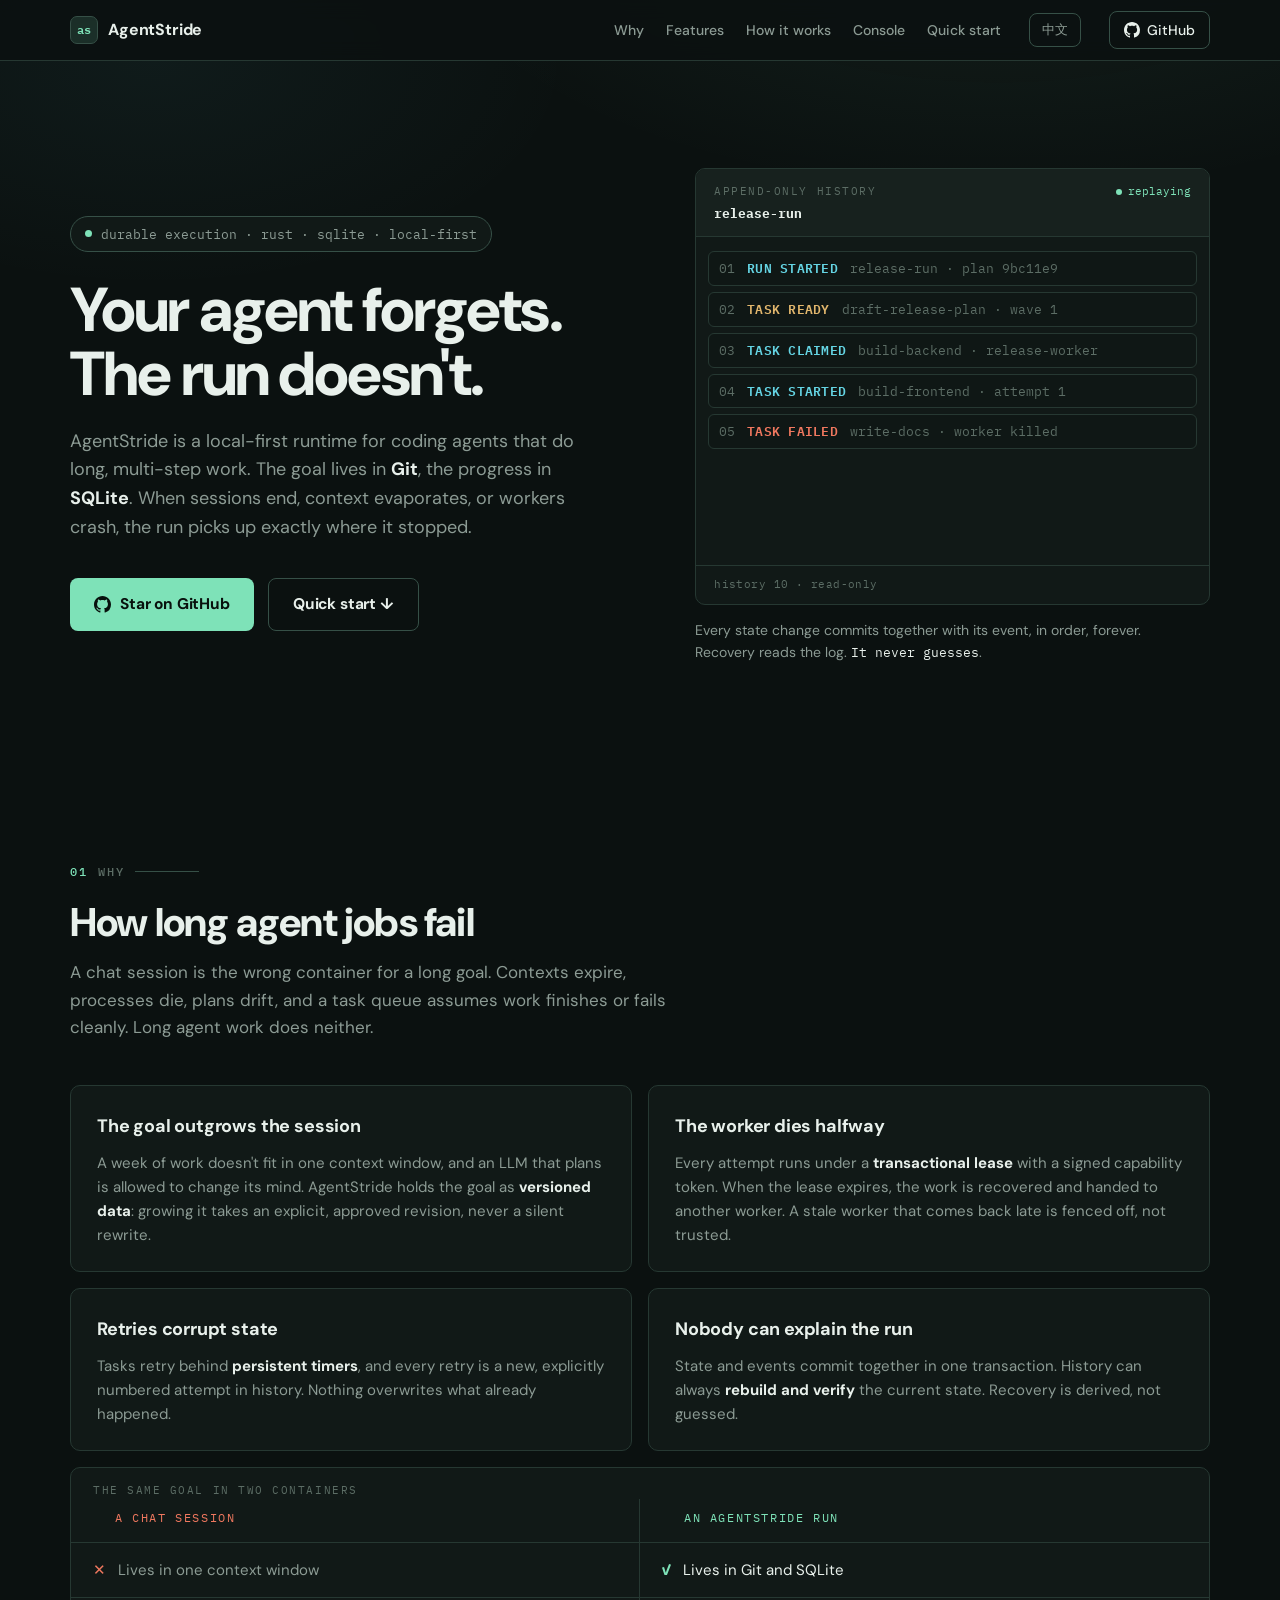
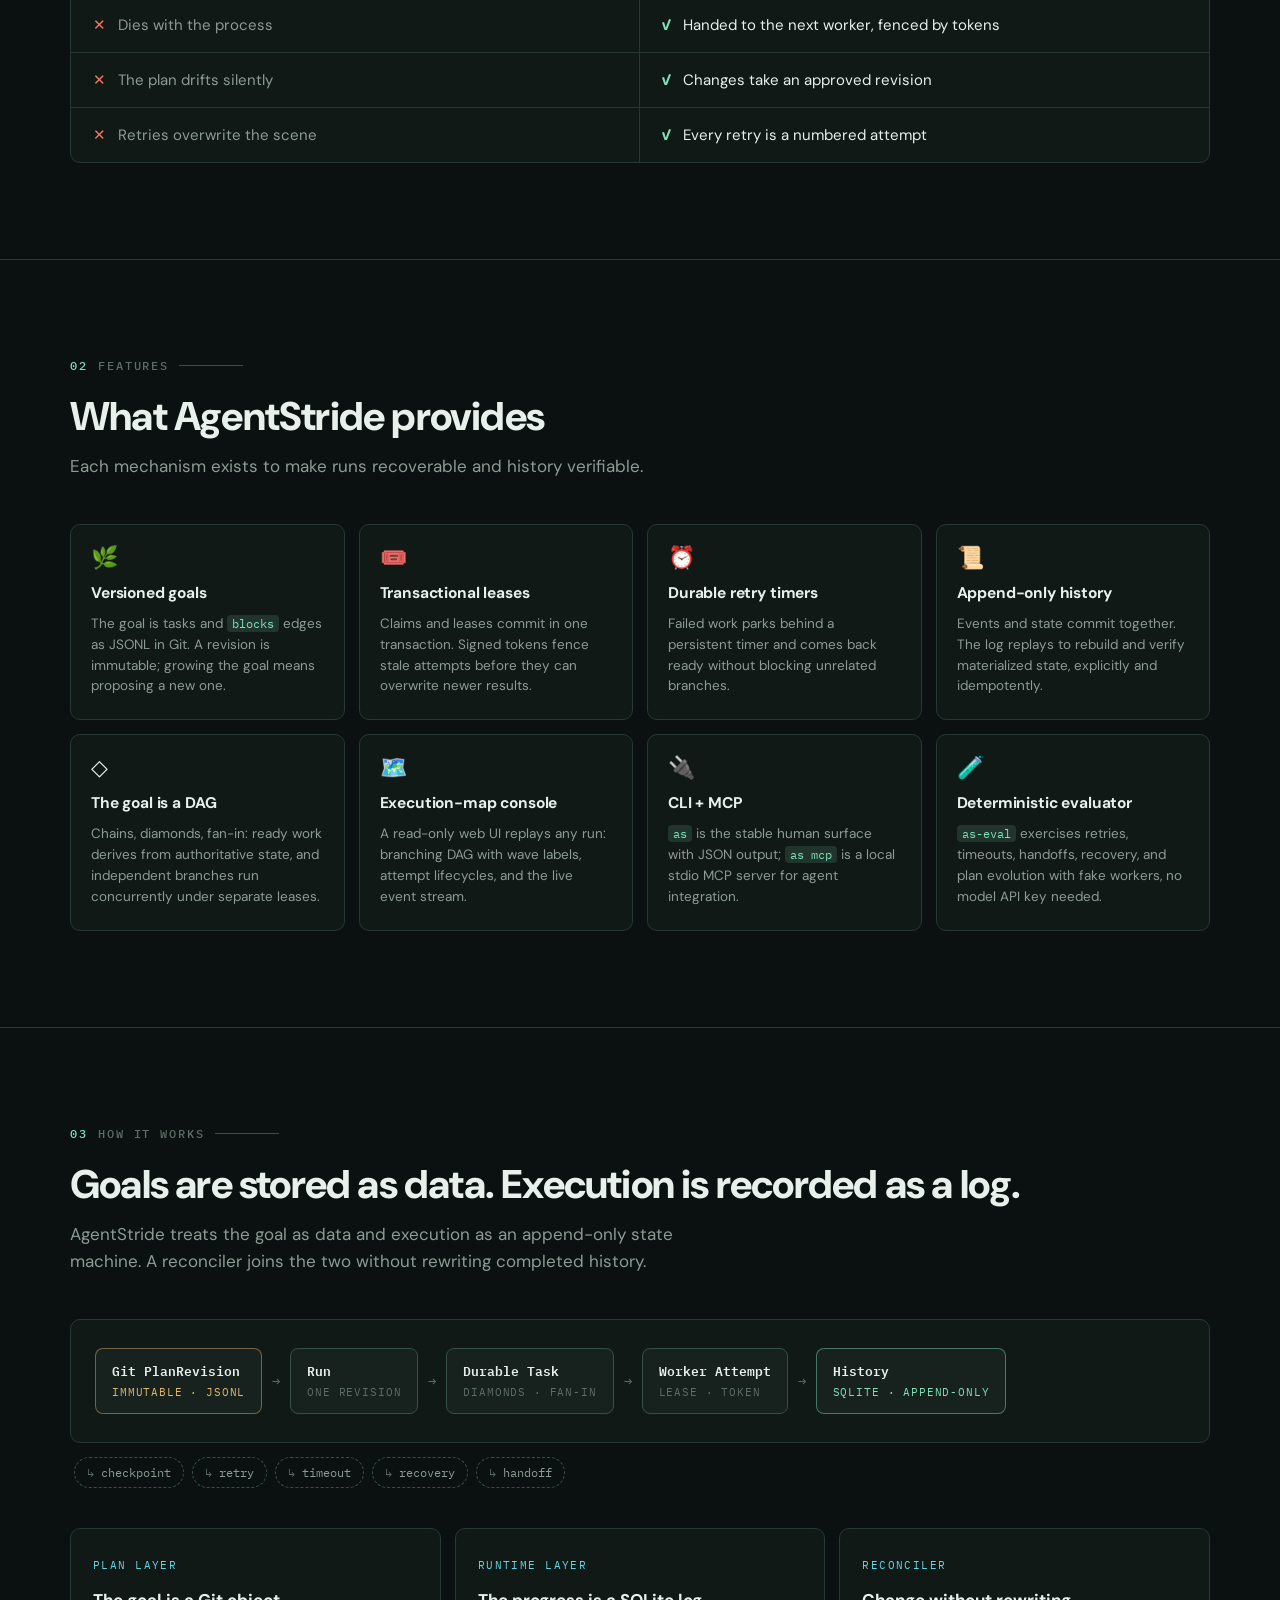
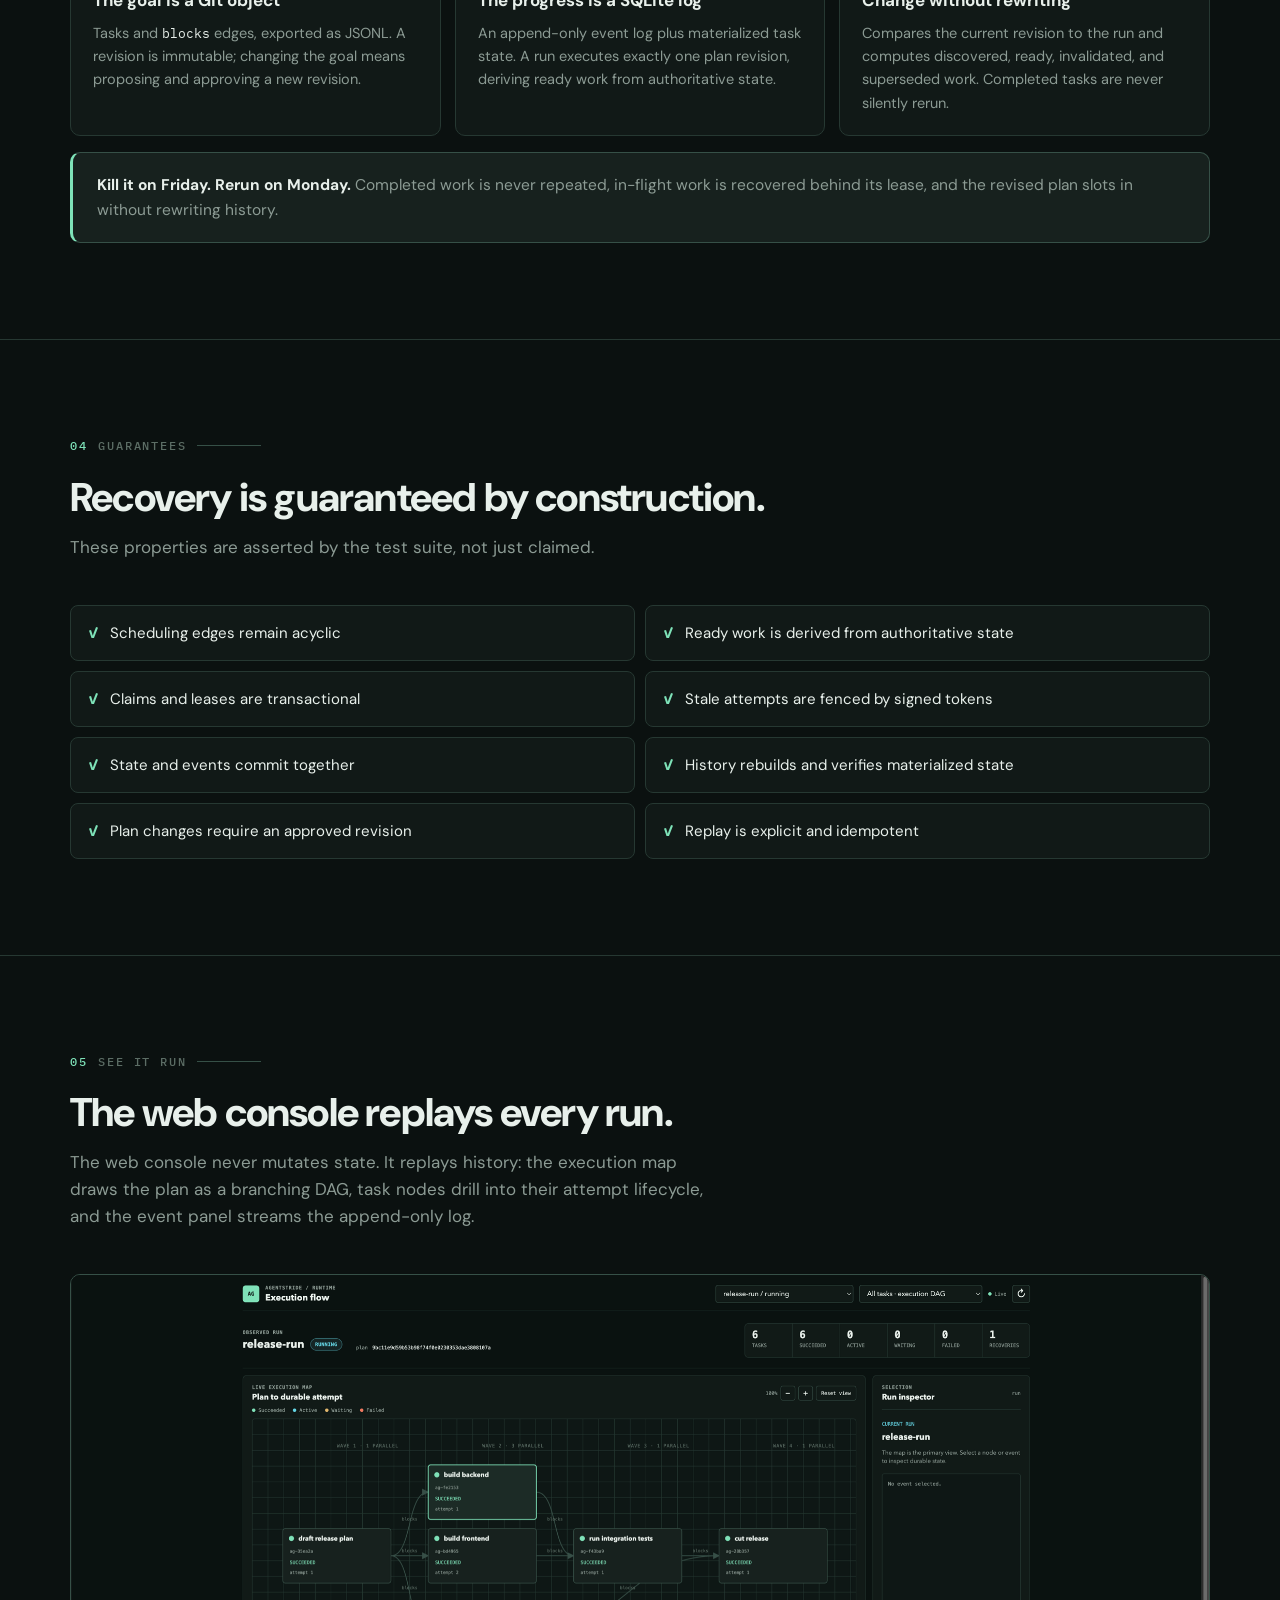
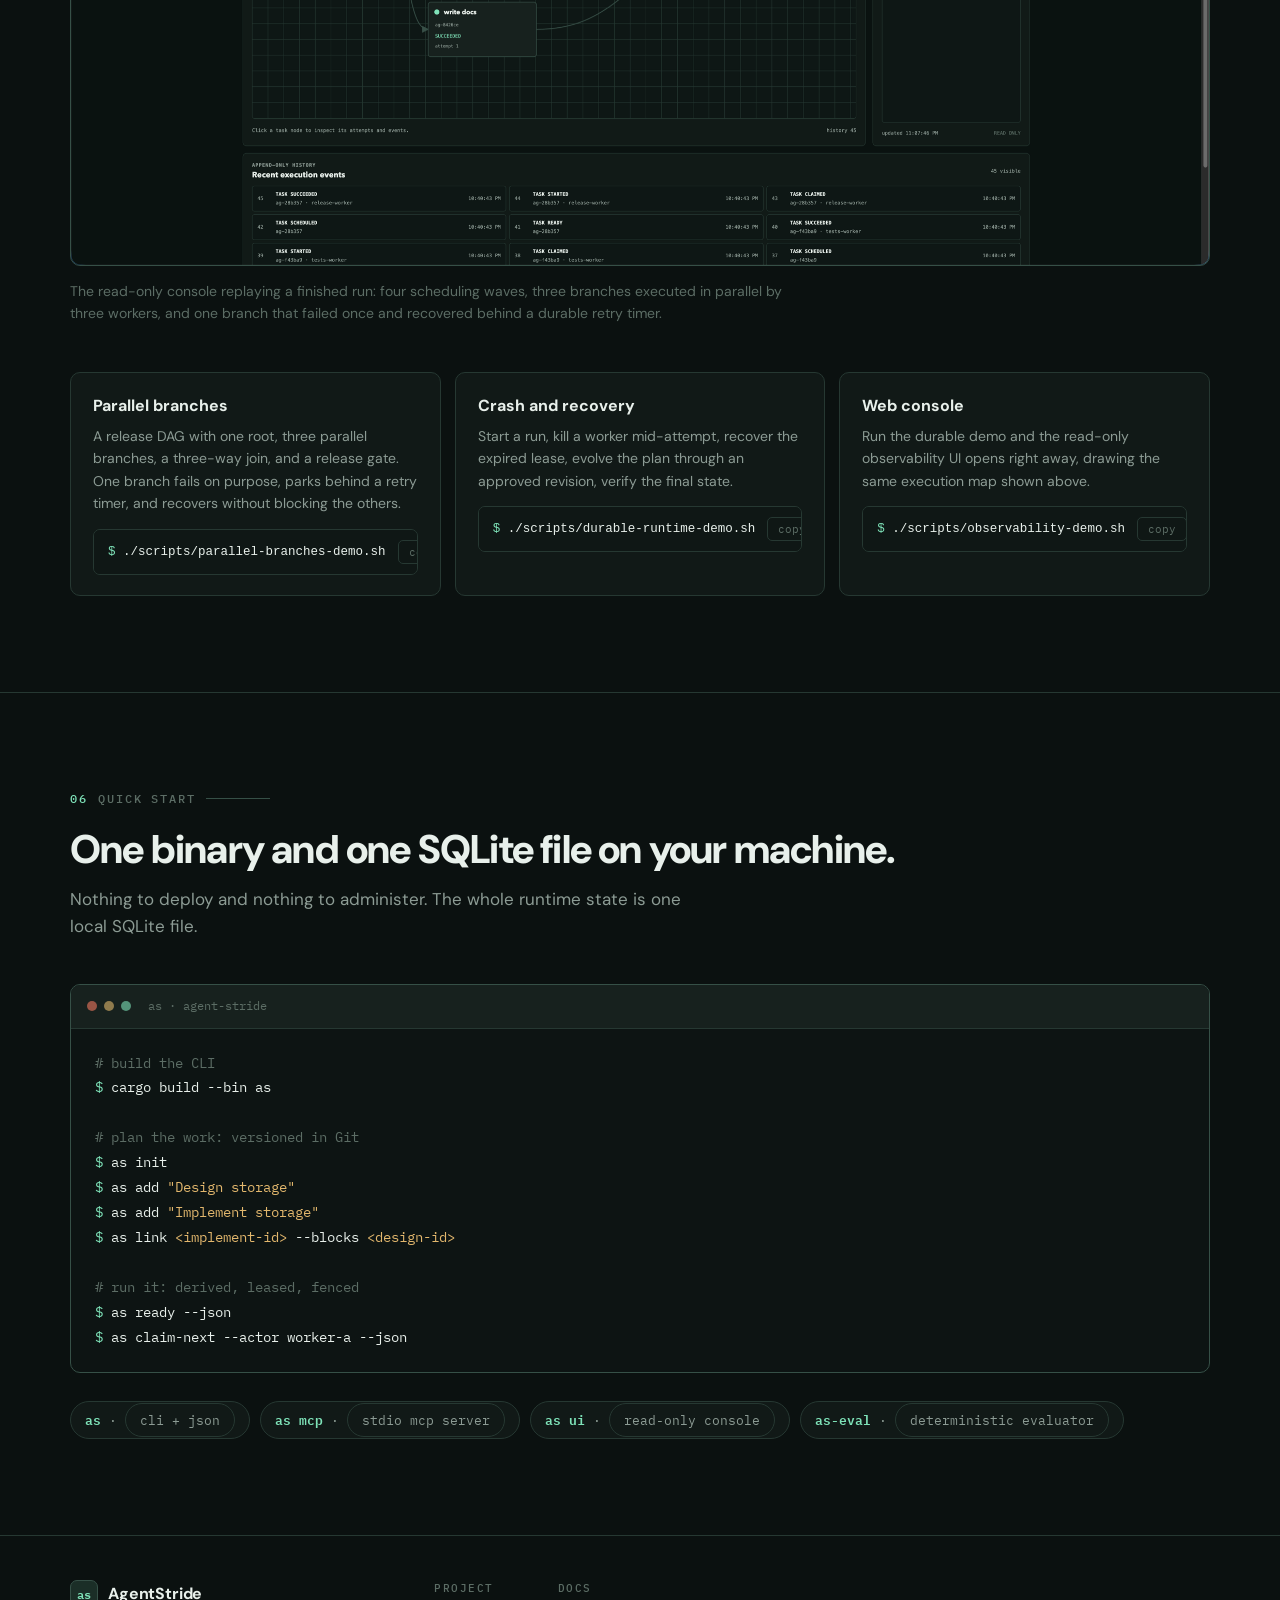
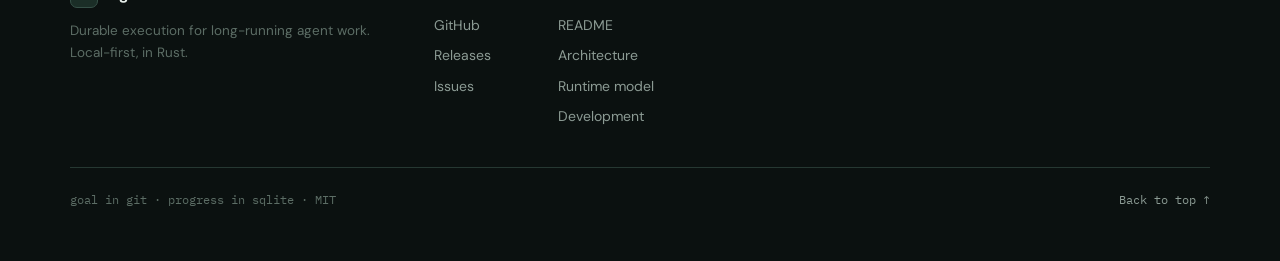
<file: site/index.html>
<!doctype html>
<html lang="en">
<head>
<meta charset="utf-8">
<meta name="viewport" content="width=device-width, initial-scale=1">
<title>AgentStride: Durable execution for long-running agent work</title>
<meta name="description" content="AgentStride is a local-first Rust runtime for coding agents that do long, multi-step work. The goal lives in Git, the progress in SQLite. When sessions end or workers crash, the run picks up where it stopped.">
<meta property="og:title" content="AgentStride: Durable execution for long-running agent work">
<meta property="og:description" content="Your agent forgets. The run doesn't. The goal lives in Git, the progress in SQLite, so long agent runs survive dead sessions, crashed workers, and plan changes.">
<meta property="og:type" content="website">
<meta property="og:url" content="https://aliasjeff.github.io/AgentStride/">
<meta property="og:image" content="https://aliasjeff.github.io/AgentStride/execution-map.png">
<link rel="icon" href="data:image/svg+xml,%3Csvg xmlns='http://www.w3.org/2000/svg' viewBox='0 0 32 32'%3E%3Crect width='32' height='32' rx='7' fill='%230b1110'/%3E%3Crect x='1.5' y='1.5' width='29' height='29' rx='6' fill='none' stroke='%23263832'/%3E%3Ctext x='16' y='21.5' font-family='monospace' font-size='13' font-weight='700' fill='%237ee2b8' text-anchor='middle'%3Eas%3C/text%3E%3C/svg%3E">
<link rel="preconnect" href="https://fonts.googleapis.com">
<link rel="preconnect" href="https://fonts.gstatic.com" crossorigin>
<link href="https://fonts.googleapis.com/css2?family=DM+Sans:opsz,wght@9..40,400;9..40,500;9..40,700;9..40,800&family=IBM+Plex+Mono:wght@400;500;600&display=swap" rel="stylesheet">
<script>try { if (localStorage.getItem("as-lang") === "zh") document.documentElement.lang = "zh"; } catch (e) {}</script>
<style>
  :root {
    color-scheme: dark;
    --canvas: #0b1110;
    --surface: #111917;
    --raised: #17211e;
    --ink: #e8f0eb;
    --muted: #8c9b94;
    --faint: #5c6d65;
    --rule: #263832;
    --rule-strong: #365047;
    --mint: #7ee2b8;
    --mint-dim: rgba(126, 226, 184, 0.14);
    --cyan: #65d5e4;
    --amber: #e2b76d;
    --coral: #f0785f;
    --sans: "DM Sans", "Avenir Next", "PingFang SC", "Hiragino Sans GB", "Microsoft YaHei", system-ui, sans-serif;
    --mono: "IBM Plex Mono", "SFMono-Regular", Consolas, monospace;
    --radius: 8px;
    --content: 1140px;
  }

  * { box-sizing: border-box; }

  html { scroll-behavior: smooth; }

  body {
    margin: 0;
    min-width: 320px;
    color: var(--ink);
    background: var(--canvas);
    font-family: var(--sans);
    font-size: 16px;
    line-height: 1.6;
    -webkit-font-smoothing: antialiased;
  }

  ::selection { background: rgba(126, 226, 184, 0.25); }

  a { color: var(--mint); text-decoration: none; }
  a:hover { text-decoration: underline; text-underline-offset: 3px; }

  a:focus-visible, button:focus-visible {
    outline: 2px solid var(--mint);
    outline-offset: 3px;
    border-radius: 4px;
  }

  .content {
    width: min(var(--content), calc(100% - 48px));
    margin: 0 auto;
  }

  /* ---------- i18n ---------- */

  .zh { display: none !important; }
  html[lang="zh"] .en { display: none !important; }
  html[lang="zh"] span.zh { display: inline !important; }
  html[lang="zh"] pre.zh { display: block !important; }

  /* ---------- nav ---------- */

  .nav {
    position: fixed;
    inset: 0 0 auto 0;
    z-index: 50;
    background: rgba(11, 17, 16, 0.82);
    backdrop-filter: blur(10px);
    -webkit-backdrop-filter: blur(10px);
    border-bottom: 1px solid var(--rule);
  }

  .nav-inner {
    display: flex;
    align-items: center;
    gap: 28px;
    height: 60px;
  }

  .brand {
    display: flex;
    align-items: center;
    gap: 10px;
    color: var(--ink);
    font-weight: 700;
    letter-spacing: -0.01em;
  }
  .brand:hover { text-decoration: none; }

  .brand-mark {
    display: grid;
    place-items: center;
    width: 28px;
    height: 28px;
    border-radius: 7px;
    background: var(--mint-dim);
    border: 1px solid var(--rule-strong);
    color: var(--mint);
    font-family: var(--mono);
    font-size: 12px;
    font-weight: 600;
  }

  .nav-links {
    display: flex;
    gap: 22px;
    margin-left: auto;
  }

  .nav-links a {
    color: var(--muted);
    font-size: 14px;
    font-weight: 500;
  }
  .nav-links a:hover { color: var(--ink); text-decoration: none; }

  .lang-toggle {
    padding: 7px 12px;
    border: 1px solid var(--rule-strong);
    border-radius: var(--radius);
    background: transparent;
    color: var(--muted);
    font-family: var(--mono);
    font-size: 12.5px;
  }
  .lang-toggle:hover { color: var(--ink); border-color: var(--mint); }

  .nav-gh {
    display: inline-flex;
    align-items: center;
    gap: 7px;
    padding: 7px 14px;
    border: 1px solid var(--rule-strong);
    border-radius: var(--radius);
    color: var(--ink);
    font-size: 14px;
    font-weight: 500;
  }
  .nav-gh:hover { border-color: var(--mint); text-decoration: none; }
  .nav-gh svg { width: 16px; height: 16px; fill: currentColor; }

  @media (max-width: 760px) {
    .nav-links { display: none; }
    .lang-toggle { margin-left: auto; }
  }

  /* ---------- shared section chrome ---------- */

  section { padding: 96px 0; border-top: 1px solid var(--rule); }
  section:first-of-type { border-top: 0; }

  .eyebrow {
    display: flex;
    align-items: center;
    gap: 10px;
    margin: 0 0 18px;
    font-family: var(--mono);
    font-size: 12px;
    font-weight: 500;
    letter-spacing: 0.16em;
    text-transform: uppercase;
    color: var(--faint);
  }
  .eyebrow .seq { color: var(--mint); }
  .eyebrow::after {
    content: "";
    flex: 0 1 64px;
    height: 1px;
    background: var(--rule-strong);
  }

  h2 {
    margin: 0 0 14px;
    font-size: clamp(28px, 4vw, 40px);
    font-weight: 800;
    letter-spacing: -0.02em;
    line-height: 1.15;
  }

  .section-sub {
    max-width: 640px;
    margin: 0 0 44px;
    color: var(--muted);
    font-size: 17px;
  }

  /* ---------- hero ---------- */

  .hero {
    padding: 168px 0 88px;
    background:
      radial-gradient(900px 420px at 78% -10%, rgba(126, 226, 184, 0.07), transparent 65%),
      radial-gradient(700px 380px at 12% 8%, rgba(101, 213, 228, 0.05), transparent 60%);
  }

  .hero-grid {
    display: grid;
    grid-template-columns: minmax(0, 1.05fr) minmax(0, 0.95fr);
    gap: 56px;
    align-items: center;
  }

  .hero-badge {
    display: inline-flex;
    align-items: center;
    gap: 9px;
    margin-bottom: 26px;
    padding: 7px 14px;
    border: 1px solid var(--rule-strong);
    border-radius: 999px;
    background: var(--surface);
    font-family: var(--mono);
    font-size: 12.5px;
    color: var(--muted);
  }

  .pulse {
    width: 7px;
    height: 7px;
    border-radius: 50%;
    background: var(--mint);
    box-shadow: 0 0 0 0 rgba(126, 226, 184, 0.5);
    animation: pulse 2.4s infinite;
  }

  @keyframes pulse {
    0% { box-shadow: 0 0 0 0 rgba(126, 226, 184, 0.45); }
    70% { box-shadow: 0 0 0 8px rgba(126, 226, 184, 0); }
    100% { box-shadow: 0 0 0 0 rgba(126, 226, 184, 0); }
  }

  h1 {
    margin: 0 0 20px;
    font-size: clamp(38px, 5.6vw, 62px);
    font-weight: 800;
    letter-spacing: -0.03em;
    line-height: 1.04;
  }

  .hero-sub {
    max-width: 540px;
    margin: 0 0 36px;
    color: var(--muted);
    font-size: 18px;
  }

  .hero-sub strong { color: var(--ink); font-weight: 700; }

  .hero-ctas {
    display: flex;
    flex-wrap: wrap;
    gap: 14px;
  }

  .btn {
    display: inline-flex;
    align-items: center;
    gap: 9px;
    padding: 13px 24px;
    border-radius: var(--radius);
    font-size: 15.5px;
    font-weight: 700;
    letter-spacing: -0.01em;
  }
  .btn:hover { text-decoration: none; }
  .btn svg { width: 17px; height: 17px; fill: currentColor; }

  .btn-primary {
    background: var(--mint);
    color: #08110d;
  }
  .btn-primary:hover { background: #93ecC8; }

  .btn-ghost {
    border: 1px solid var(--rule-strong);
    color: var(--ink);
  }
  .btn-ghost:hover { border-color: var(--mint); }

  @media (max-width: 980px) {
    .hero { padding-top: 140px; }
    .hero-grid { grid-template-columns: 1fr; gap: 44px; }
  }

  /* ---------- hero event log ---------- */

  .logpanel {
    border: 1px solid var(--rule);
    border-radius: 10px;
    background: var(--surface);
    overflow: hidden;
  }

  .logpanel-head {
    display: flex;
    align-items: baseline;
    justify-content: space-between;
    gap: 12px;
    padding: 14px 18px 12px;
    border-bottom: 1px solid var(--rule);
    background: var(--raised);
  }

  .logpanel-title {
    font-family: var(--mono);
    font-size: 11px;
    letter-spacing: 0.14em;
    text-transform: uppercase;
    color: var(--faint);
  }
  .logpanel-title b { display: block; margin-top: 3px; color: var(--ink); font-size: 13px; letter-spacing: 0; text-transform: none; font-weight: 700; }

  .logpanel-live {
    display: inline-flex;
    align-items: center;
    gap: 6px;
    font-family: var(--mono);
    font-size: 11px;
    color: var(--mint);
  }
  .logpanel-live i {
    width: 6px; height: 6px; border-radius: 50%; background: var(--mint);
  }

  .logpanel-body {
    display: flex;
    flex-direction: column;
    gap: 6px;
    height: 328px;
    padding: 14px 12px;
    overflow: hidden;
    font-family: var(--mono);
    font-size: 12.5px;
    line-height: 1.5;
  }

  .logrow {
    display: flex;
    align-items: baseline;
    gap: 12px;
    padding: 7px 10px;
    border: 1px solid var(--rule);
    border-radius: 6px;
    background: #0f1715;
    white-space: nowrap;
  }
  .logrow.enter { animation: rowin 0.45s ease both; }

  @keyframes rowin {
    from { transform: translateY(9px); }
    to { transform: translateY(0); }
  }

  .logrow .seq { color: var(--faint); flex: 0 0 auto; }
  .logrow .ev { font-weight: 600; letter-spacing: 0.02em; flex: 0 0 auto; }
  .logrow .dt { color: var(--faint); overflow: hidden; text-overflow: ellipsis; }

  .ev-run    { color: var(--cyan); }
  .ev-ready  { color: var(--amber); }
  .ev-active { color: var(--cyan); }
  .ev-ok     { color: var(--mint); }
  .ev-fail   { color: var(--coral); }
  .ev-timer  { color: var(--amber); }

  .logpanel-foot {
    padding: 10px 18px;
    border-top: 1px solid var(--rule);
    color: var(--faint);
    font-family: var(--mono);
    font-size: 11px;
    letter-spacing: 0.04em;
  }

  .logpanel-note {
    margin-top: 14px;
    color: var(--muted);
    font-size: 14px;
    max-width: 460px;
  }
  .logpanel-note code {
    font-family: var(--mono);
    font-size: 13px;
    color: var(--ink);
  }

  @media (max-width: 560px) {
    .logpanel-body { height: 300px; font-size: 11.5px; }
    .logrow .dt { display: none; }
  }

  /* ---------- why cards ---------- */

  .grid-2 {
    display: grid;
    grid-template-columns: repeat(2, minmax(0, 1fr));
    gap: 16px;
  }

  @media (max-width: 820px) { .grid-2 { grid-template-columns: 1fr; } }

  .why-card {
    padding: 26px 26px 24px;
    border: 1px solid var(--rule);
    border-radius: 10px;
    background: var(--surface);
  }

  .why-card h3 {
    display: flex;
    align-items: baseline;
    gap: 10px;
    margin: 0 0 10px;
    font-size: 18px;
    font-weight: 700;
    letter-spacing: -0.01em;
  }

  .why-card p { margin: 0; color: var(--muted); font-size: 15px; }
  .why-card p strong { color: var(--ink); }

  /* ---------- session vs run ---------- */

  .vs-block {
    margin-top: 16px;
    border: 1px solid var(--rule);
    border-radius: 10px;
    background: var(--surface);
    overflow: hidden;
  }

  .vs-label {
    margin: 0;
    padding: 14px 22px 0;
    font-family: var(--mono);
    font-size: 11px;
    letter-spacing: 0.14em;
    text-transform: uppercase;
    color: var(--faint);
  }

  .vs-head, .vs-row { display: grid; grid-template-columns: 1fr 1fr; }

  .vs-head span {
    padding: 10px 22px 14px;
    font-family: var(--mono);
    font-size: 11.5px;
    letter-spacing: 0.14em;
    text-transform: uppercase;
  }
  .vs-head .h-l { color: var(--coral); border-right: 1px solid var(--rule); }
  .vs-head .h-r { color: var(--mint); }

  .vs-row > div { padding: 15px 22px; font-size: 15px; border-top: 1px solid var(--rule); }
  .vs-row .l {
    color: var(--muted);
    border-right: 1px solid var(--rule);
  }
  .vs-row .l::before {
    content: "✕";
    color: var(--coral);
    font-family: var(--mono);
    margin-right: 12px;
  }
  .vs-row .r { color: var(--ink); }
  .vs-row .r::before {
    content: "✓";
    color: var(--mint);
    font-family: var(--mono);
    font-weight: 700;
    margin-right: 12px;
  }

  @media (max-width: 560px) {
    .vs-head span, .vs-row > div { padding: 12px 14px; font-size: 13.5px; }
  }

  /* ---------- features ---------- */

  .grid-4 {
    display: grid;
    grid-template-columns: repeat(4, minmax(0, 1fr));
    gap: 14px;
  }

  @media (max-width: 1020px) { .grid-4 { grid-template-columns: repeat(2, minmax(0, 1fr)); } }
  @media (max-width: 560px)  { .grid-4 { grid-template-columns: 1fr; } }

  .feat {
    padding: 22px 20px;
    border: 1px solid var(--rule);
    border-radius: 10px;
    background: var(--surface);
    transition: border-color 0.2s ease, transform 0.2s ease;
  }
  .feat:hover { border-color: var(--rule-strong); transform: translateY(-2px); }

  .feat .icon { display: block; margin-bottom: 12px; font-size: 22px; line-height: 1; }

  .feat h3 { margin: 0 0 8px; font-size: 15.5px; font-weight: 700; letter-spacing: -0.01em; }

  .feat p { margin: 0; color: var(--muted); font-size: 13.5px; line-height: 1.55; }

  .feat code {
    font-family: var(--mono);
    font-size: 12px;
    color: var(--mint);
    background: var(--mint-dim);
    padding: 1px 5px;
    border-radius: 4px;
  }

  /* ---------- how it works ---------- */

  .flow {
    display: flex;
    flex-wrap: wrap;
    align-items: center;
    gap: 10px;
    margin-bottom: 14px;
    padding: 28px 24px;
    border: 1px solid var(--rule);
    border-radius: 10px;
    background: var(--surface);
  }

  .flow-node {
    padding: 12px 16px;
    border: 1px solid var(--rule-strong);
    border-radius: 8px;
    background: var(--raised);
    font-family: var(--mono);
    font-size: 13px;
    font-weight: 600;
    white-space: nowrap;
  }
  .flow-node small {
    display: block;
    margin-top: 2px;
    color: var(--faint);
    font-size: 10.5px;
    font-weight: 400;
    letter-spacing: 0.08em;
    text-transform: uppercase;
  }
  .flow-node.git { border-color: rgba(226, 183, 109, 0.45); }
  .flow-node.git small { color: var(--amber); }
  .flow-node.hist { border-color: rgba(126, 226, 184, 0.45); }
  .flow-node.hist small { color: var(--mint); }

  .flow-arrow { color: var(--faint); font-family: var(--mono); font-size: 14px; }

  .flow-effects {
    display: flex;
    flex-wrap: wrap;
    gap: 8px;
    margin-bottom: 40px;
    padding: 0 4px;
  }

  .flow-effects span {
    padding: 5px 12px;
    border: 1px dashed var(--rule-strong);
    border-radius: 999px;
    font-family: var(--mono);
    font-size: 12px;
    color: var(--muted);
  }
  .flow-effects span::before { content: "↳ "; color: var(--faint); }

  .grid-3 {
    display: grid;
    grid-template-columns: repeat(3, minmax(0, 1fr));
    gap: 14px;
  }
  @media (max-width: 900px) { .grid-3 { grid-template-columns: 1fr; } }

  .layer {
    padding: 22px 22px 20px;
    border: 1px solid var(--rule);
    border-radius: 10px;
    background: var(--surface);
  }
  .layer .tag {
    display: inline-block;
    margin-bottom: 12px;
    font-family: var(--mono);
    font-size: 11px;
    letter-spacing: 0.13em;
    text-transform: uppercase;
    color: var(--cyan);
  }
  .layer h3 { margin: 0 0 8px; font-size: 17px; font-weight: 700; }
  .layer p { margin: 0; color: var(--muted); font-size: 14.5px; }
  .layer code { font-family: var(--mono); font-size: 13px; color: var(--ink); }

  .callout {
    margin-top: 16px;
    padding: 20px 24px;
    border: 1px solid var(--rule-strong);
    border-left: 3px solid var(--mint);
    border-radius: 10px;
    background: var(--raised);
    color: var(--muted);
    font-size: 15.5px;
  }
  .callout strong { color: var(--ink); }

  /* ---------- guarantees ---------- */

  .grid-checks {
    display: grid;
    grid-template-columns: repeat(2, minmax(0, 1fr));
    gap: 10px;
  }
  @media (max-width: 820px) { .grid-checks { grid-template-columns: 1fr; } }

  .check {
    display: flex;
    align-items: baseline;
    gap: 12px;
    padding: 15px 18px;
    border: 1px solid var(--rule);
    border-radius: 8px;
    background: var(--surface);
    font-size: 15px;
  }

  .check::before {
    content: "✓";
    flex: 0 0 auto;
    color: var(--mint);
    font-weight: 700;
    font-family: var(--mono);
  }

  /* ---------- console / demos ---------- */

  .shot {
    display: block;
    width: 100%;
    height: auto;
    border: 1px solid var(--rule-strong);
    border-radius: 10px;
  }

  .shot-caption {
    margin: 14px 0 48px;
    color: var(--faint);
    font-size: 14px;
    max-width: 720px;
  }

  .demo {
    padding: 20px 22px;
    border: 1px solid var(--rule);
    border-radius: 10px;
    background: var(--surface);
  }

  .demo h3 { margin: 0 0 6px; font-size: 16px; font-weight: 700; }
  .demo p { margin: 0 0 14px; color: var(--muted); font-size: 14px; }

  .cmd {
    display: flex;
    align-items: center;
    justify-content: space-between;
    gap: 12px;
    padding: 10px 12px 10px 14px;
    border: 1px solid var(--rule);
    border-radius: 7px;
    background: #0f1715;
    font-family: var(--mono);
    font-size: 12.5px;
    overflow-x: auto;
  }
  .cmd code { color: var(--ink); white-space: nowrap; }
  .cmd code::before { content: "$ "; color: var(--mint); }

  .copy {
    flex: 0 0 auto;
    padding: 4px 10px;
    border: 1px solid var(--rule);
    border-radius: 5px;
    background: transparent;
    color: var(--faint);
    font-family: var(--mono);
    font-size: 11px;
  }
  .copy:hover { color: var(--mint); border-color: var(--rule-strong); }
  .copy.done { color: var(--mint); border-color: var(--mint); }

  /* ---------- quick start ---------- */

  .terminal {
    border: 1px solid var(--rule-strong);
    border-radius: 10px;
    background: #0d1413;
    overflow: hidden;
  }

  .terminal-bar {
    display: flex;
    align-items: center;
    gap: 7px;
    padding: 12px 16px;
    border-bottom: 1px solid var(--rule);
    background: var(--raised);
  }
  .terminal-bar i { width: 10px; height: 10px; border-radius: 50%; background: var(--rule-strong); }
  .terminal-bar i:first-child { background: rgba(240, 120, 95, 0.6); }
  .terminal-bar i:nth-child(2) { background: rgba(226, 183, 109, 0.6); }
  .terminal-bar i:nth-child(3) { background: rgba(126, 226, 184, 0.6); }
  .terminal-bar span {
    margin-left: 10px;
    font-family: var(--mono);
    font-size: 11.5px;
    color: var(--faint);
  }

  .terminal pre {
    display: block;
    margin: 0;
    padding: 22px 24px;
    font-family: var(--mono);
    font-size: 13.5px;
    line-height: 1.85;
    overflow-x: auto;
  }
  .terminal .p { color: var(--mint); user-select: none; }
  .terminal .c { color: var(--faint); }
  .terminal .arg { color: var(--amber); }

  .interfaces {
    display: flex;
    flex-wrap: wrap;
    gap: 10px;
    margin-top: 28px;
  }
  .interfaces span {
    padding: 8px 14px;
    border: 1px solid var(--rule);
    border-radius: 999px;
    background: var(--surface);
    font-family: var(--mono);
    font-size: 12.5px;
    color: var(--muted);
  }
  .interfaces b { color: var(--mint); font-weight: 600; }

  /* ---------- footer ---------- */

  footer {
    padding: 44px 0 52px;
    border-top: 1px solid var(--rule);
  }

  .foot-grid {
    display: flex;
    flex-wrap: wrap;
    gap: 28px 64px;
    margin-bottom: 36px;
  }

  .foot-brand { max-width: 300px; }
  .foot-brand p { margin: 12px 0 0; color: var(--faint); font-size: 13.5px; }

  .foot-col h4 {
    margin: 0 0 12px;
    font-family: var(--mono);
    font-size: 11px;
    letter-spacing: 0.14em;
    text-transform: uppercase;
    color: var(--faint);
    font-weight: 500;
  }
  .foot-col a {
    display: block;
    padding: 4px 0;
    color: var(--muted);
    font-size: 14px;
  }
  .foot-col a:hover { color: var(--ink); }

  .foot-base {
    display: flex;
    flex-wrap: wrap;
    align-items: center;
    justify-content: space-between;
    gap: 14px;
    padding-top: 22px;
    border-top: 1px solid var(--rule);
    color: var(--faint);
    font-family: var(--mono);
    font-size: 12px;
  }
  .foot-base a { color: var(--muted); }

  @media (prefers-reduced-motion: reduce) {
    html { scroll-behavior: auto; }
    .pulse { animation: none; }
    .logrow.enter { animation: none; }
    .feat { transition: none; }
  }
</style>
</head>
<body>

<nav class="nav">
  <div class="content nav-inner">
    <a class="brand" href="#top">
      <span class="brand-mark">as</span>
      AgentStride
    </a>
    <div class="nav-links">
      <a href="#why"><span class="en">Why</span><span class="zh">为什么</span></a>
      <a href="#features"><span class="en">Features</span><span class="zh">特性</span></a>
      <a href="#how"><span class="en">How it works</span><span class="zh">工作原理</span></a>
      <a href="#console"><span class="en">Console</span><span class="zh">控制台</span></a>
      <a href="#quickstart"><span class="en">Quick start</span><span class="zh">快速开始</span></a>
    </div>
    <button class="lang-toggle" id="lang-toggle" type="button" aria-label="Switch language">中文</button>
    <a class="nav-gh" href="https://github.com/AliasJeff/AgentStride" target="_blank" rel="noopener">
      <svg viewBox="0 0 16 16" aria-hidden="true"><path d="M8 0C3.58 0 0 3.58 0 8c0 3.54 2.29 6.53 5.47 7.59.4.07.55-.17.55-.38 0-.19-.01-.82-.01-1.49-2.01.37-2.53-.49-2.69-.94-.09-.23-.48-.94-.82-1.13-.28-.15-.68-.52-.01-.53.63-.01 1.08.58 1.23.82.72 1.21 1.87.87 2.33.66.07-.52.28-.87.51-1.07-1.78-.2-3.64-.89-3.64-3.95 0-.87.31-1.59.82-2.15-.08-.2-.36-1.02.08-2.12 0 0 .67-.21 2.2.82.64-.18 1.32-.27 2-.27s1.36.09 2 .27c1.53-1.04 2.2-.82 2.2-.82.44 1.1.16 1.92.08 2.12.51.56.82 1.27.82 2.15 0 3.07-1.87 3.75-3.65 3.95.29.25.54.73.54 1.48 0 1.07-.01 1.93-.01 2.2 0 .21.15.46.55.38A8.01 8.01 0 0 0 16 8c0-4.42-3.58-8-8-8Z"/></svg>
      GitHub
    </a>
  </div>
</nav>

<header class="hero" id="top">
  <div class="content hero-grid">
    <div>
      <span class="hero-badge"><span class="pulse" aria-hidden="true"></span><span class="en">durable execution · rust · sqlite · local-first</span><span class="zh">持久执行 · Rust · SQLite · 本地优先</span></span>
      <h1><span class="en">Your agent forgets.<br>The run doesn't.</span><span class="zh">Agent 会失忆。<br>Run 不会。</span></h1>
      <p class="hero-sub">
        <span class="en">AgentStride is a local-first runtime for coding agents that do long, multi-step work.
        The goal lives in <strong>Git</strong>, the progress in <strong>SQLite</strong>.
        When sessions end, context evaporates, or workers crash,
        the run picks up exactly where it stopped.</span>
        <span class="zh">AgentStride 是一个本地优先的运行时，为做长周期、多步骤工作的 coding agent 而建。
        目标存在 <strong>Git</strong> 里，进度存在 <strong>SQLite</strong> 里。
        会话结束、上下文蒸发、worker 崩溃，run 都会从停下的地方精确地继续。</span>
      </p>
      <div class="hero-ctas">
        <a class="btn btn-primary" href="https://github.com/AliasJeff/AgentStride" target="_blank" rel="noopener">
          <svg viewBox="0 0 16 16" aria-hidden="true"><path d="M8 0C3.58 0 0 3.58 0 8c0 3.54 2.29 6.53 5.47 7.59.4.07.55-.17.55-.38 0-.19-.01-.82-.01-1.49-2.01.37-2.53-.49-2.69-.94-.09-.23-.48-.94-.82-1.13-.28-.15-.68-.52-.01-.53.63-.01 1.08.58 1.23.82.72 1.21 1.87.87 2.33.66.07-.52.28-.87.51-1.07-1.78-.2-3.64-.89-3.64-3.95 0-.87.31-1.59.82-2.15-.08-.2-.36-1.02.08-2.12 0 0 .67-.21 2.2.82.64-.18 1.32-.27 2-.27s1.36.09 2 .27c1.53-1.04 2.2-.82 2.2-.82.44 1.1.16 1.92.08 2.12.51.56.82 1.27.82 2.15 0 3.07-1.87 3.75-3.65 3.95.29.25.54.73.54 1.48 0 1.07-.01 1.93-.01 2.2 0 .21.15.46.55.38A8.01 8.01 0 0 0 16 8c0-4.42-3.58-8-8-8Z"/></svg>
          <span class="en">Star on GitHub</span><span class="zh">在 GitHub 上 Star</span>
        </a>
        <a class="btn btn-ghost" href="#quickstart"><span class="en">Quick start ↓</span><span class="zh">快速开始 ↓</span></a>
      </div>
    </div>

    <div>
      <div class="logpanel" aria-label="Simulated append-only execution event log">
        <div class="logpanel-head">
          <div class="logpanel-title">append-only history<b>release-run</b></div>
          <span class="logpanel-live"><i aria-hidden="true"></i>replaying</span>
        </div>
        <div class="logpanel-body" id="eventlog"></div>
        <div class="logpanel-foot">history 10 · read-only</div>
      </div>
      <p class="logpanel-note">
        <span class="en">Every state change commits together with its event, in order, forever.
        Recovery reads the log. <code>It never guesses</code>.</span>
        <span class="zh">每次状态变更都与对应事件一起提交，按顺序，永远。
        恢复从日志推导，<code>从不猜测</code>。</span>
      </p>
    </div>
  </div>
</header>

<section id="why">
  <div class="content">
    <p class="eyebrow"><span class="seq">01</span><span class="en">why</span><span class="zh">为什么</span></p>
    <h2><span class="en">How long agent jobs fail</span><span class="zh">长任务失败的常见方式</span></h2>
    <p class="section-sub">
      <span class="en">A chat session is the wrong container for a long goal. Contexts expire, processes
      die, plans drift, and a task queue assumes work finishes or fails cleanly.
      Long agent work does neither.</span>
      <span class="zh">一个 chat session 是承载长期目标的错误容器。上下文会过期，进程会死掉，计划会漂移，
      而任务队列假设工作要么干净地完成，要么干净地失败。长任务两者都不是。</span>
    </p>
    <div class="grid-2">
      <div class="why-card">
        <h3>
          <span class="en">The goal outgrows the session</span>
          <span class="zh">会话装不下一个长期目标</span>
        </h3>
        <p>
          <span class="en">A week of work doesn't fit in one context window, and an LLM that plans is
          allowed to change its mind. AgentStride holds the goal as <strong>versioned
          data</strong>: growing it takes an explicit, approved revision, never a silent
          rewrite.</span>
          <span class="zh">一周的工作装不进一个 context window，而会做规划的 LLM 本来就允许改变主意。
          AgentStride 把目标存成 <strong>版本化数据</strong>：修改目标需要一次显式、经审批的 revision，
          绝不是悄悄重写。</span>
        </p>
      </div>
      <div class="why-card">
        <h3>
          <span class="en">The worker dies halfway</span>
          <span class="zh">worker 中途挂掉</span>
        </h3>
        <p>
          <span class="en">Every attempt runs under a <strong>transactional lease</strong> with a signed
          capability token. When the lease expires, the work is recovered and handed to another
          worker. A stale worker that comes back late is fenced off, not trusted.</span>
          <span class="zh">每次 attempt 都在<strong>事务化租约</strong>和签名能力令牌之下运行。租约到期，
          工作被恢复并交给另一个 worker。迟到归来的过期 worker 会被围栏挡住，而不是被信任。</span>
        </p>
      </div>
      <div class="why-card">
        <h3>
          <span class="en">Retries corrupt state</span>
          <span class="zh">重试污染状态</span>
        </h3>
        <p>
          <span class="en">Tasks retry behind <strong>persistent timers</strong>, and every retry is a new,
          explicitly numbered attempt in history. Nothing overwrites what already happened.</span>
          <span class="zh">任务在<strong>持久定时器</strong>后面重试，每次重试都是历史里一条新的、
          显式编号的 attempt。没有任何东西会覆盖已经发生的事。</span>
        </p>
      </div>
      <div class="why-card">
        <h3>
          <span class="en">Nobody can explain the run</span>
          <span class="zh">没人能说清这次 run 做了什么</span>
        </h3>
        <p>
          <span class="en">State and events commit together in one transaction. History can always
          <strong>rebuild and verify</strong> the current state. Recovery is derived,
          not guessed.</span>
          <span class="zh">状态与事件在同一个事务里一起提交。历史永远可以<strong>重建并校验</strong>当前状态，
          恢复是推导出来的，不是猜出来的。</span>
        </p>
      </div>
    </div>

    <div class="vs-block">
      <p class="vs-label"><span class="en">The same goal in two containers</span><span class="zh">同一个目标放在两种容器里</span></p>
      <div class="vs-head">
        <span class="h-l"><span class="en">a chat session</span><span class="zh">一个 chat session</span></span>
        <span class="h-r"><span class="en">an agentstride run</span><span class="zh">一次 agentstride run</span></span>
      </div>
      <div class="vs-row">
        <div class="l"><span class="en">Lives in one context window</span><span class="zh">活在一个 context window 里</span></div>
        <div class="r"><span class="en">Lives in Git and SQLite</span><span class="zh">活在 Git 和 SQLite 里</span></div>
      </div>
      <div class="vs-row">
        <div class="l"><span class="en">Dies with the process</span><span class="zh">随进程一起死去</span></div>
        <div class="r"><span class="en">Handed to the next worker, fenced by tokens</span><span class="zh">交给下一个 worker，令牌围栏挡住旧者</span></div>
      </div>
      <div class="vs-row">
        <div class="l"><span class="en">The plan drifts silently</span><span class="zh">计划悄悄漂移</span></div>
        <div class="r"><span class="en">Changes take an approved revision</span><span class="zh">修改需要一次经审批的 revision</span></div>
      </div>
      <div class="vs-row">
        <div class="l"><span class="en">Retries overwrite the scene</span><span class="zh">重试覆盖现场</span></div>
        <div class="r"><span class="en">Every retry is a numbered attempt</span><span class="zh">每次重试都是一条编号 attempt</span></div>
      </div>
    </div>
  </div>
</section>

<section id="features">
  <div class="content">
    <p class="eyebrow"><span class="seq">02</span><span class="en">features</span><span class="zh">特性</span></p>
    <h2><span class="en">What AgentStride provides</span><span class="zh">AgentStride 提供的能力</span></h2>
    <p class="section-sub">
      <span class="en">Each mechanism exists to make runs recoverable and history verifiable.</span>
      <span class="zh">每个机制都为了让 run 可恢复、历史可校验。</span>
    </p>
    <div class="grid-4">
      <div class="feat">
        <span class="icon" aria-hidden="true">🌿</span>
        <h3><span class="en">Versioned goals</span><span class="zh">版本化的目标</span></h3>
        <p>
          <span class="en">The goal is tasks and <code>blocks</code> edges as JSONL in Git. A revision is
          immutable; growing the goal means proposing a new one.</span>
          <span class="zh">目标就是 Git 里 tasks 与 <code>blocks</code> 边的 JSONL。revision 不可变，
          让目标生长就意味着提出一个新的 revision。</span>
        </p>
      </div>
      <div class="feat">
        <span class="icon" aria-hidden="true">🎟️</span>
        <h3><span class="en">Transactional leases</span><span class="zh">事务化租约</span></h3>
        <p>
          <span class="en">Claims and leases commit in one transaction. Signed tokens fence stale attempts
          before they can overwrite newer results.</span>
          <span class="zh">认领与租约在同一个事务里提交。签名令牌把迟到的过期 attempt 挡在围栏外，
          让它无法覆盖更新的结果。</span>
        </p>
      </div>
      <div class="feat">
        <span class="icon" aria-hidden="true">⏰</span>
        <h3><span class="en">Durable retry timers</span><span class="zh">持久重试定时器</span></h3>
        <p>
          <span class="en">Failed work parks behind a persistent timer and comes back ready without
          blocking unrelated branches.</span>
          <span class="zh">失败的工作挂在持久定时器后面，到点自动回到 ready，不阻塞任何无关分支。</span>
        </p>
      </div>
      <div class="feat">
        <span class="icon" aria-hidden="true">📜</span>
        <h3><span class="en">Append-only history</span><span class="zh">只追加的历史</span></h3>
        <p>
          <span class="en">Events and state commit together. The log replays to rebuild and verify
          materialized state, explicitly and idempotently.</span>
          <span class="zh">事件与状态一起提交。日志可以重放，显式、幂等地重建并校验物化状态。</span>
        </p>
      </div>
      <div class="feat">
        <span class="icon" aria-hidden="true">◇</span>
        <h3><span class="en">The goal is a DAG</span><span class="zh">目标是一张 DAG</span></h3>
        <p>
          <span class="en">Chains, diamonds, fan-in: ready work derives from authoritative state, and
          independent branches run concurrently under separate leases.</span>
          <span class="zh">链、菱形、扇入：ready 工作从权威状态推导而来，独立分支在各自租约下并发执行。</span>
        </p>
      </div>
      <div class="feat">
        <span class="icon" aria-hidden="true">🗺️</span>
        <h3><span class="en">Execution-map console</span><span class="zh">执行地图控制台</span></h3>
        <p>
          <span class="en">A read-only web UI replays any run: branching DAG with wave labels, attempt
          lifecycles, and the live event stream.</span>
          <span class="zh">只读的 Web UI 重放任意一次 run：带波次标注的分支 DAG、attempt 生命周期、
          以及实时事件流。</span>
        </p>
      </div>
      <div class="feat">
        <span class="icon" aria-hidden="true">🔌</span>
        <h3><span class="en">CLI + MCP</span><span class="zh">CLI + MCP</span></h3>
        <p>
          <span class="en"><code>as</code> is the stable human surface with JSON output; <code>as mcp</code>
          is a local stdio MCP server for agent integration.</span>
          <span class="zh"><code>as</code> 是面向人和自动化的稳定入口，带 JSON 输出；<code>as mcp</code>
          是本地 stdio MCP 服务器，供 agent 集成。</span>
        </p>
      </div>
      <div class="feat">
        <span class="icon" aria-hidden="true">🧪</span>
        <h3><span class="en">Deterministic evaluator</span><span class="zh">确定性评估器</span></h3>
        <p>
          <span class="en"><code>as-eval</code> exercises retries, timeouts, handoffs, recovery, and plan
          evolution with fake workers, no model API key needed.</span>
          <span class="zh"><code>as-eval</code> 用假 worker 演练重试、超时、交接、恢复与计划演化，
          不需要任何模型 API key。</span>
        </p>
      </div>
    </div>
  </div>
</section>

<section id="how">
  <div class="content">
    <p class="eyebrow"><span class="seq">03</span><span class="en">how it works</span><span class="zh">工作原理</span></p>
    <h2><span class="en">Goals are stored as data. Execution is recorded as a log.</span><span class="zh">目标以数据形式存储。执行以日志形式记录。</span></h2>
    <p class="section-sub">
      <span class="en">AgentStride treats the goal as data and execution as an append-only state machine.
      A reconciler joins the two without rewriting completed history.</span>
      <span class="zh">AgentStride 把目标当作数据，把执行当作只追加的状态机。
      调和器（reconciler）把两者对齐，而不重写已完成的历史。</span>
    </p>

    <div class="flow" role="img" aria-label="Git plan revision feeds a run, which schedules durable tasks that workers attempt; all of it lands in one history that drives checkpoint, retry, timeout, recovery, and handoff.">
      <div class="flow-node git">Git PlanRevision<small>immutable · jsonl</small></div>
      <span class="flow-arrow">→</span>
      <div class="flow-node">Run<small>one revision</small></div>
      <span class="flow-arrow">→</span>
      <div class="flow-node">Durable Task<small>diamonds · fan-in</small></div>
      <span class="flow-arrow">→</span>
      <div class="flow-node">Worker Attempt<small>lease · token</small></div>
      <span class="flow-arrow">→</span>
      <div class="flow-node hist">History<small>sqlite · append-only</small></div>
    </div>
    <div class="flow-effects" aria-hidden="true">
      <span>checkpoint</span><span>retry</span><span>timeout</span><span>recovery</span><span>handoff</span>
    </div>

    <div class="grid-3">
      <div class="layer">
        <span class="tag"><span class="en">plan layer</span><span class="zh">计划层</span></span>
        <h3><span class="en">The goal is a Git object</span><span class="zh">目标是 Git 里的对象</span></h3>
        <p>
          <span class="en">Tasks and <code>blocks</code> edges, exported as JSONL. A revision is immutable;
          changing the goal means proposing and approving a new revision.</span>
          <span class="zh">tasks 与 <code>blocks</code> 边，导出为 JSONL。revision 不可变；
          修改目标意味着提出并批准一个新的 revision。</span>
        </p>
      </div>
      <div class="layer">
        <span class="tag"><span class="en">runtime layer</span><span class="zh">运行时层</span></span>
        <h3><span class="en">The progress is a SQLite log</span><span class="zh">进度是 SQLite 里的日志</span></h3>
        <p>
          <span class="en">An append-only event log plus materialized task state. A run executes exactly one
          plan revision, deriving ready work from authoritative state.</span>
          <span class="zh">只追加的事件日志，加上物化的任务状态。一次 run 只执行一个 plan revision，
          ready 工作从权威状态推导。</span>
        </p>
      </div>
      <div class="layer">
        <span class="tag"><span class="en">reconciler</span><span class="zh">调和器</span></span>
        <h3><span class="en">Change without rewriting</span><span class="zh">变更而不重写</span></h3>
        <p>
          <span class="en">Compares the current revision to the run and computes discovered, ready,
          invalidated, and superseded work. Completed tasks are never silently rerun.</span>
          <span class="zh">把当前 revision 与运行中的 run 对比，算出 discovered、ready、invalidated、
          superseded 的工作。已完成的任务绝不会被悄悄重跑。</span>
        </p>
      </div>
    </div>

    <div class="callout">
      <span class="en"><strong>Kill it on Friday. Rerun on Monday.</strong> Completed work is never repeated,
      in-flight work is recovered behind its lease, and the revised plan slots in without
      rewriting history.</span>
      <span class="zh"><strong>周五 kill 掉，周一重跑。</strong>已完成的工作绝不重复，进行中的工作随租约恢复，
      修订后的计划直接接入，不重写任何历史。</span>
    </div>
  </div>
</section>

<section id="guarantees">
  <div class="content">
    <p class="eyebrow"><span class="seq">04</span><span class="en">guarantees</span><span class="zh">保证</span></p>
    <h2><span class="en">Recovery is guaranteed by construction.</span><span class="zh">恢复由构造保证</span></h2>
    <p class="section-sub">
      <span class="en">These properties are asserted by the test suite, not just claimed.</span>
      <span class="zh">这些性质由测试断言，不是口头承诺。</span>
    </p>
    <div class="grid-checks">
      <div class="check"><span class="en">Scheduling edges remain acyclic</span><span class="zh">调度边保持无环</span></div>
      <div class="check"><span class="en">Ready work is derived from authoritative state</span><span class="zh">ready 工作从权威状态推导</span></div>
      <div class="check"><span class="en">Claims and leases are transactional</span><span class="zh">认领与租约是事务化的</span></div>
      <div class="check"><span class="en">Stale attempts are fenced by signed tokens</span><span class="zh">过期 attempt 被签名令牌围栏隔离</span></div>
      <div class="check"><span class="en">State and events commit together</span><span class="zh">状态与事件一起提交</span></div>
      <div class="check"><span class="en">History rebuilds and verifies materialized state</span><span class="zh">历史能重建并校验物化状态</span></div>
      <div class="check"><span class="en">Plan changes require an approved revision</span><span class="zh">计划变更需要经审批的 revision</span></div>
      <div class="check"><span class="en">Replay is explicit and idempotent</span><span class="zh">重放是显式且幂等的</span></div>
    </div>
  </div>
</section>

<section id="console">
  <div class="content">
    <p class="eyebrow"><span class="seq">05</span><span class="en">see it run</span><span class="zh">看它运行</span></p>
    <h2><span class="en">The web console replays every run.</span><span class="zh">Web 控制台重放每一次 run</span></h2>
    <p class="section-sub">
      <span class="en">The web console never mutates state. It replays history: the execution map draws the
      plan as a branching DAG, task nodes drill into their attempt lifecycle, and the event
      panel streams the append-only log.</span>
      <span class="zh">Web 控制台从不修改状态。它重放历史：执行地图把计划画成分支 DAG，
      任务节点可以下钻 attempt 生命周期，事件面板流出只追加日志。</span>
    </p>
    <img class="shot" src="execution-map.png"
         alt="AgentStride web console replaying a run: a branching execution map with four scheduling waves, task nodes marked succeeded, and an append-only event list."
         loading="lazy">
    <p class="shot-caption">
      <span class="en">The read-only console replaying a finished run: four scheduling waves, three branches
      executed in parallel by three workers, and one branch that failed once and recovered
      behind a durable retry timer.</span>
      <span class="zh">只读控制台重放一次完成的 run：四个调度波次、三个分支由三个 worker 并行执行、
      一条分支失败一次后挂在持久重试定时器后面恢复。</span>
    </p>

    <div class="grid-3">
      <div class="demo">
        <h3><span class="en">Parallel branches</span><span class="zh">并行分支</span></h3>
        <p>
          <span class="en">A release DAG with one root, three parallel branches, a three-way join, and a
          release gate. One branch fails on purpose, parks behind a retry timer, and recovers
          without blocking the others.</span>
          <span class="zh">一条发布 DAG：一个根、三条并行分支、一次三路汇合、一道发布闸。
          一条分支故意失败，挂到重试定时器后面，在不阻塞其他分支的情况下恢复。</span>
        </p>
        <div class="cmd">
          <code>./scripts/parallel-branches-demo.sh</code>
          <button class="copy" type="button" aria-label="Copy command">copy</button>
        </div>
      </div>
      <div class="demo">
        <h3><span class="en">Crash and recovery</span><span class="zh">崩溃与恢复</span></h3>
        <p>
          <span class="en">Start a run, kill a worker mid-attempt, recover the expired lease, evolve the plan
          through an approved revision, verify the final state.</span>
          <span class="zh">启动一次 run，中途杀死一个 worker，恢复过期租约，通过一次经审批的 revision
          演化计划，校验最终状态。</span>
        </p>
        <div class="cmd">
          <code>./scripts/durable-runtime-demo.sh</code>
          <button class="copy" type="button" aria-label="Copy command">copy</button>
        </div>
      </div>
      <div class="demo">
        <h3><span class="en">Web console</span><span class="zh">Web 控制台</span></h3>
        <p>
          <span class="en">Run the durable demo and the read-only observability UI opens right away, drawing
          the same execution map shown above.</span>
          <span class="zh">运行持久化 demo 就会立即打开只读的可观测 UI，画的就是上面那张执行地图。</span>
        </p>
        <div class="cmd">
          <code>./scripts/observability-demo.sh</code>
          <button class="copy" type="button" aria-label="Copy command">copy</button>
        </div>
      </div>
    </div>
  </div>
</section>

<section id="quickstart">
  <div class="content">
    <p class="eyebrow"><span class="seq">06</span><span class="en">quick start</span><span class="zh">快速开始</span></p>
    <h2><span class="en">One binary and one SQLite file on your machine.</span><span class="zh">运行只需要一个可执行文件和一个 SQLite 文件</span></h2>
    <p class="section-sub">
      <span class="en">Nothing to deploy and nothing to administer. The whole runtime state is one local
      SQLite file.</span>
      <span class="zh">不用部署服务，也不用运维数据库。运行时的全部状态就是本地的一个 SQLite 文件。</span>
    </p>
    <div class="terminal">
      <div class="terminal-bar" aria-hidden="true"><i></i><i></i><i></i><span>as · agent-stride</span></div>
      <pre class="en"><span class="c"># build the CLI</span>
<span class="p">$</span> cargo build --bin as

<span class="c"># plan the work: versioned in Git</span>
<span class="p">$</span> as init
<span class="p">$</span> as add <span class="arg">"Design storage"</span>
<span class="p">$</span> as add <span class="arg">"Implement storage"</span>
<span class="p">$</span> as link <span class="arg">&lt;implement-id&gt;</span> --blocks <span class="arg">&lt;design-id&gt;</span>

<span class="c"># run it: derived, leased, fenced</span>
<span class="p">$</span> as ready --json
<span class="p">$</span> as claim-next --actor worker-a --json</pre>
      <pre class="zh"><span class="c"># 构建 CLI</span>
<span class="p">$</span> cargo build --bin as

<span class="c"># 规划工作：版本化存入 Git</span>
<span class="p">$</span> as init
<span class="p">$</span> as add <span class="arg">"Design storage"</span>
<span class="p">$</span> as add <span class="arg">"Implement storage"</span>
<span class="p">$</span> as link <span class="arg">&lt;implement-id&gt;</span> --blocks <span class="arg">&lt;design-id&gt;</span>

<span class="c"># 运行：推导、租约、围栏</span>
<span class="p">$</span> as ready --json
<span class="p">$</span> as claim-next --actor worker-a --json</pre>
    </div>
    <div class="interfaces">
      <span><b>as</b> · <span class="en">cli + json</span><span class="zh">命令行 + JSON</span></span>
      <span><b>as mcp</b> · <span class="en">stdio mcp server</span><span class="zh">stdio MCP 服务器</span></span>
      <span><b>as ui</b> · <span class="en">read-only console</span><span class="zh">只读控制台</span></span>
      <span><b>as-eval</b> · <span class="en">deterministic evaluator</span><span class="zh">确定性评估器</span></span>
    </div>
  </div>
</section>

<footer>
  <div class="content">
    <div class="foot-grid">
      <div class="foot-brand">
        <a class="brand" href="#top"><span class="brand-mark">as</span>AgentStride</a>
        <p>
          <span class="en">Durable execution for long-running agent work. Local-first, in Rust.</span>
          <span class="zh">为长周期 agent 工作打造的持久执行。本地优先，用 Rust 写成。</span>
        </p>
      </div>
      <div class="foot-col">
        <h4><span class="en">Project</span><span class="zh">项目</span></h4>
        <a href="https://github.com/AliasJeff/AgentStride" target="_blank" rel="noopener">GitHub</a>
        <a href="https://github.com/AliasJeff/AgentStride/releases" target="_blank" rel="noopener"><span class="en">Releases</span><span class="zh">发布</span></a>
        <a href="https://github.com/AliasJeff/AgentStride/issues" target="_blank" rel="noopener"><span class="en">Issues</span><span class="zh">问题</span></a>
      </div>
      <div class="foot-col">
        <h4><span class="en">Docs</span><span class="zh">文档</span></h4>
        <a href="https://github.com/AliasJeff/AgentStride#readme" target="_blank" rel="noopener">README</a>
        <a href="https://github.com/AliasJeff/AgentStride/blob/main/docs/architecture.md" target="_blank" rel="noopener"><span class="en">Architecture</span><span class="zh">架构</span></a>
        <a href="https://github.com/AliasJeff/AgentStride/blob/main/docs/runtime.md" target="_blank" rel="noopener"><span class="en">Runtime model</span><span class="zh">运行时模型</span></a>
        <a href="https://github.com/AliasJeff/AgentStride/blob/main/docs/development.md" target="_blank" rel="noopener"><span class="en">Development</span><span class="zh">开发</span></a>
      </div>
    </div>
    <div class="foot-base">
      <span>
        <span class="en">goal in git · progress in sqlite · MIT</span>
        <span class="zh">目标在 Git · 进度在 SQLite · MIT</span>
      </span>
      <a href="#top"><span class="en">Back to top ↑</span><span class="zh">回到顶部 ↑</span></a>
    </div>
  </div>
</footer>

<script>
(function () {
  "use strict";

  var reduced = window.matchMedia("(prefers-reduced-motion: reduce)").matches;

  /* ----- language toggle ----- */

  var langBtn = document.getElementById("lang-toggle");

  function applyLang(lang) {
    document.documentElement.lang = lang;
    if (langBtn) langBtn.textContent = lang === "zh" ? "EN" : "中文";
  }

  applyLang(document.documentElement.lang === "zh" ? "zh" : "en");

  if (langBtn) {
    langBtn.addEventListener("click", function () {
      var next = document.documentElement.lang === "zh" ? "en" : "zh";
      try { localStorage.setItem("as-lang", next); } catch (e) {}
      applyLang(next);
    });
  }

  /* ----- hero event log ----- */

  var EVENTS = [
    { seq: "01", cls: "ev-run",    ev: "RUN STARTED",     dt: "release-run · plan 9bc11e9" },
    { seq: "02", cls: "ev-ready",  ev: "TASK READY",      dt: "draft-release-plan · wave 1" },
    { seq: "03", cls: "ev-active", ev: "TASK CLAIMED",    dt: "build-backend · release-worker" },
    { seq: "04", cls: "ev-active", ev: "TASK STARTED",    dt: "build-frontend · attempt 1" },
    { seq: "05", cls: "ev-fail",   ev: "TASK FAILED",     dt: "write-docs · worker killed" },
    { seq: "06", cls: "ev-timer",  ev: "TIMER PARKED",    dt: "write-docs · retry behind durable timer" },
    { seq: "07", cls: "ev-fail",   ev: "ATTEMPT FENCED",  dt: "stale worker · token rejected" },
    { seq: "08", cls: "ev-active", ev: "TASK RECOVERED",  dt: "write-docs · lease re-granted" },
    { seq: "09", cls: "ev-ok",     ev: "TASK SUCCEEDED",  dt: "write-docs · attempt 2" },
    { seq: "10", cls: "ev-ok",     ev: "RUN COMPLETED",   dt: "6 tasks · 1 recovery · history verified" }
  ];

  var MAX_ROWS = 7;

  function rowEl(e, entering) {
    var row = document.createElement("div");
    row.className = "logrow" + (entering && !reduced ? " enter" : "");
    var seq = document.createElement("span");
    seq.className = "seq"; seq.textContent = e.seq;
    var ev = document.createElement("span");
    ev.className = "ev " + e.cls; ev.textContent = e.ev;
    var dt = document.createElement("span");
    dt.className = "dt"; dt.textContent = e.dt;
    row.append(seq, ev, dt);
    return row;
  }

  var body = document.getElementById("eventlog");
  var index = 0;

  function renderAll() {
    body.textContent = "";
    EVENTS.forEach(function (e) { body.appendChild(rowEl(e, false)); });
  }

  if (reduced) {
    renderAll();
  } else {
    // seed the first few rows, then append the rest on a timer
    var seed = 4;
    var timer = null;

    function reseed() {
      body.textContent = "";
      index = 0;
      for (; index < seed; index++) body.appendChild(rowEl(EVENTS[index], false));
    }

    function tick() {
      if (document.hidden) return;
      if (index >= EVENTS.length) {
        clearInterval(timer);
        setTimeout(function () {
          reseed();
          timer = setInterval(tick, 1900);
        }, 4200);
        return;
      }
      body.appendChild(rowEl(EVENTS[index], true));
      index += 1;
      while (body.children.length > MAX_ROWS) body.removeChild(body.firstChild);
    }

    reseed();
    timer = setInterval(tick, 1900);
  }

  /* ----- copy buttons ----- */

  document.querySelectorAll(".copy").forEach(function (btn) {
    btn.addEventListener("click", function () {
      var cmd = btn.parentElement.querySelector("code").textContent;
      var done = function () {
        btn.textContent = "copied";
        btn.classList.add("done");
        setTimeout(function () {
          btn.textContent = "copy";
          btn.classList.remove("done");
        }, 1600);
      };
      if (navigator.clipboard && navigator.clipboard.writeText) {
        navigator.clipboard.writeText(cmd).then(done, done);
      } else {
        done();
      }
    });
  });
})();
</script>
</body>
</html>
</file>
